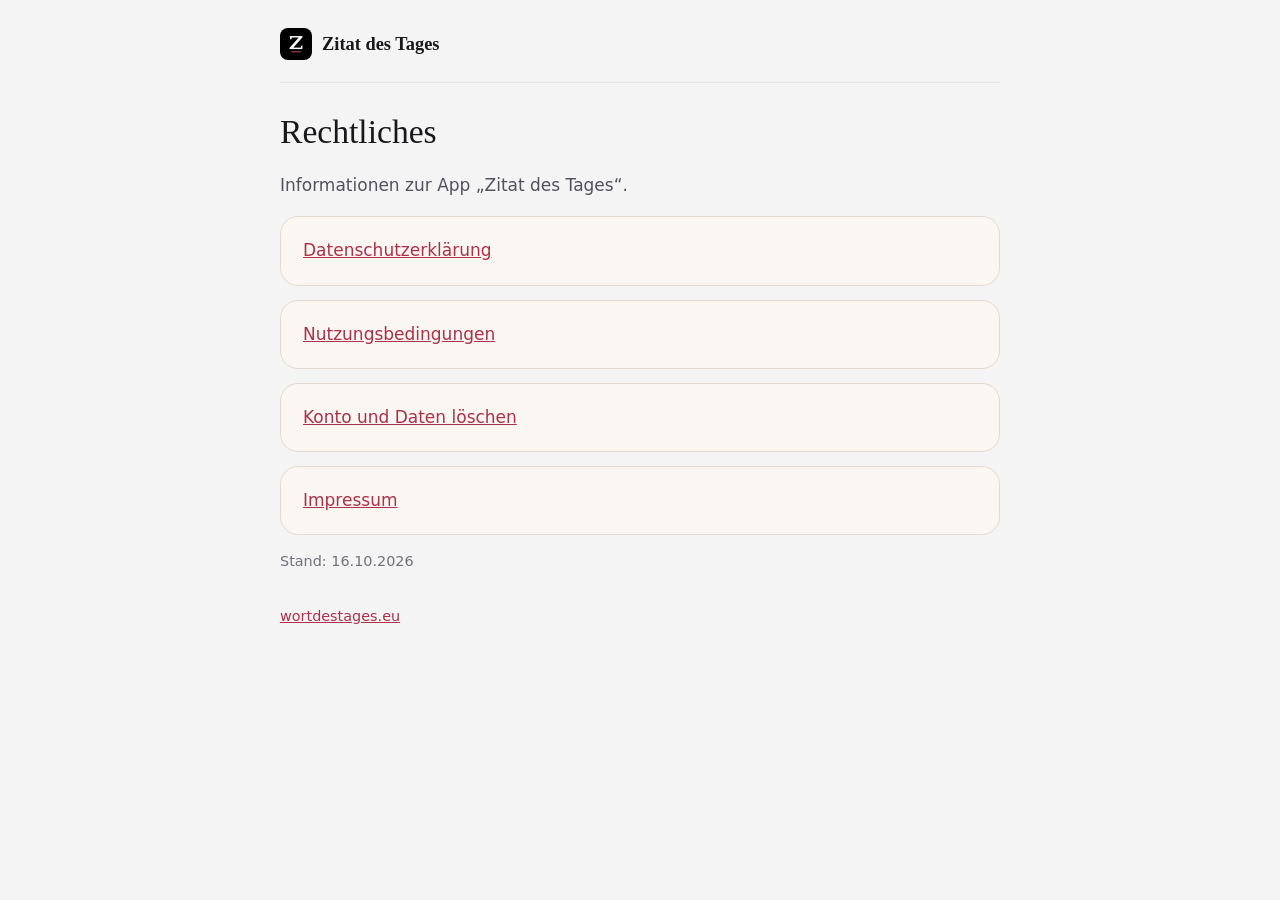
<file: index.html>
<!doctype html>
<html lang="de"><head><meta charset="utf-8"><meta name="viewport" content="width=device-width,initial-scale=1"><title>Rechtliches – Zitat des Tages</title><link rel="stylesheet" href="style.css"></head>
<body><main><a class="brand" href="index.html"><img src="zitat-icon.png" alt="">Zitat des Tages</a><h1>Rechtliches</h1>
<p>Informationen zur App „Zitat des Tages“.</p>
<div class="card"><a href="datenschutz.html">Datenschutzerklärung</a></div>
<div class="card"><a href="nutzungsbedingungen.html">Nutzungsbedingungen</a></div>
<div class="card"><a href="konto-loeschen.html">Konto und Daten löschen</a></div>
<div class="card"><a href="impressum.html">Impressum</a></div>
<p class="muted">Stand: 16.10.2026</p><p class="site"><a href="https://wortdestages.eu">wortdestages.eu</a></p></main></body></html>
</file>
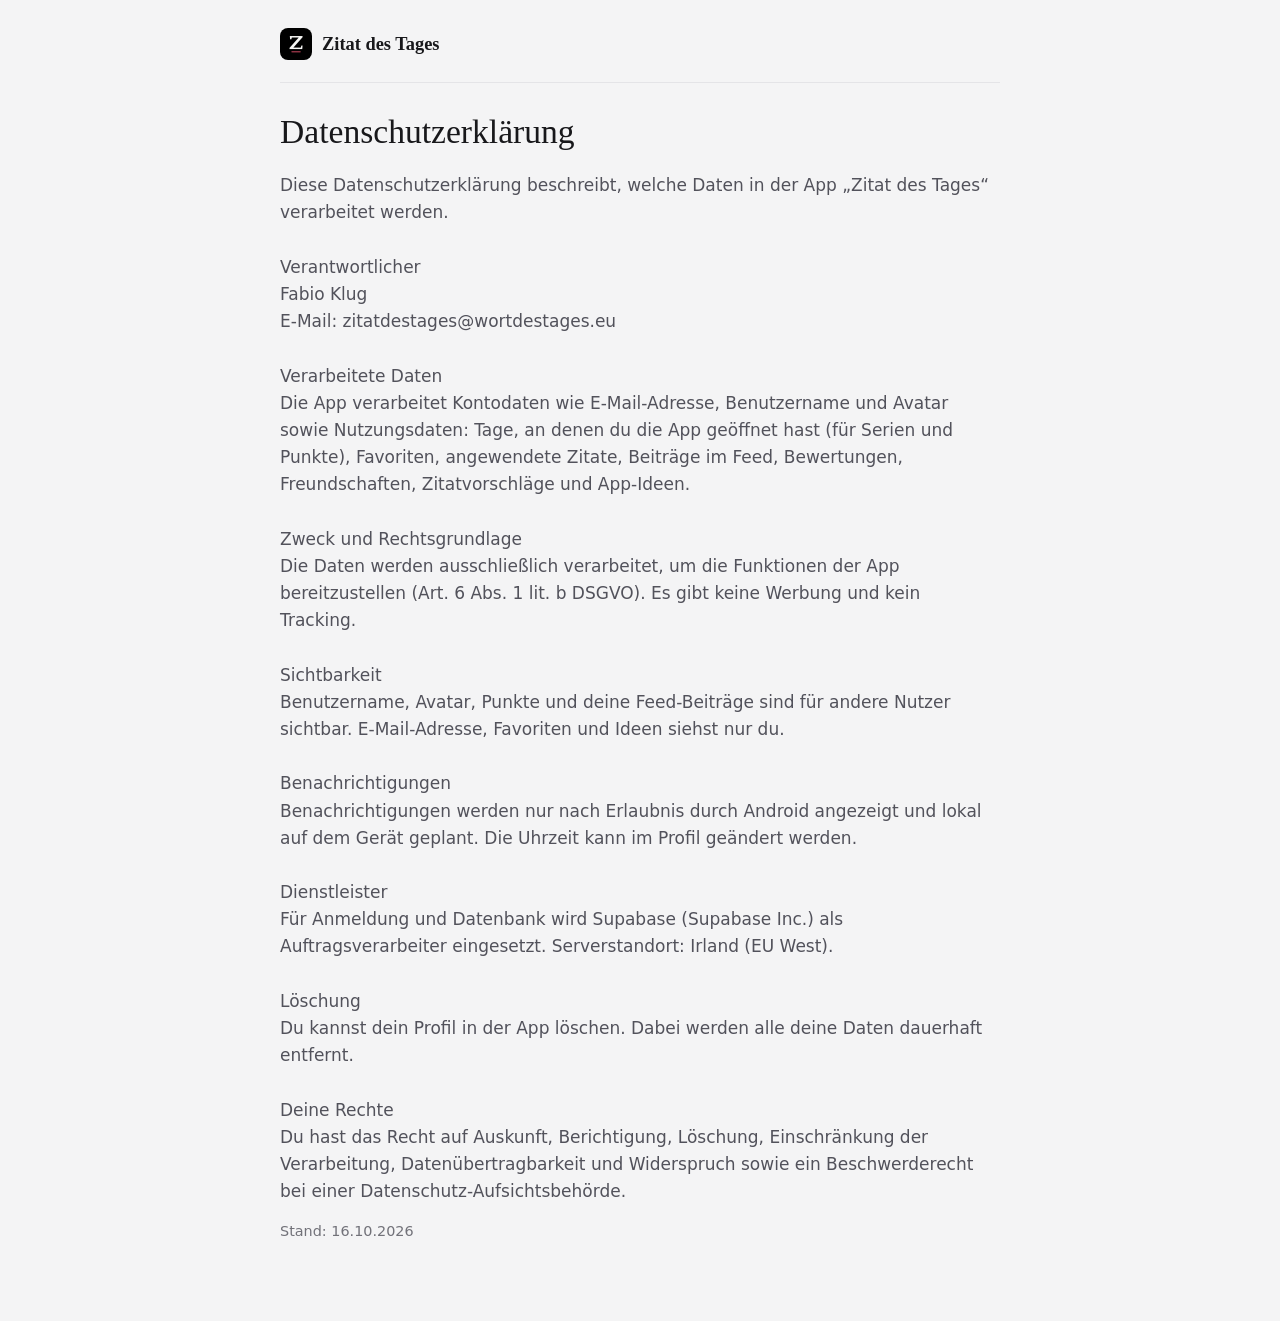
<file: datenschutz.html>
<!doctype html>
<html lang="de"><head><meta charset="utf-8"><meta name="viewport" content="width=device-width,initial-scale=1"><title>Datenschutzerkl&#228;rung – Zitat des Tages</title><link rel="stylesheet" href="style.css"></head>
<body><main><a class="brand" href="index.html"><img src="zitat-icon.png" alt="">Zitat des Tages</a><h1>Datenschutzerkl&#228;rung</h1>
<div class="text">Diese Datenschutzerkl&#228;rung beschreibt, welche Daten in der App „Zitat des Tages“ verarbeitet werden.

Verantwortlicher
Fabio Klug
E-Mail: zitatdestages@wortdestages.eu

Verarbeitete Daten
Die App verarbeitet Kontodaten wie E-Mail-Adresse, Benutzername und Avatar sowie Nutzungsdaten: Tage, an denen du die App ge&#246;ffnet hast (f&#252;r Serien und Punkte), Favoriten, angewendete Zitate, Beitr&#228;ge im Feed, Bewertungen, Freundschaften, Zitatvorschl&#228;ge und App-Ideen.

Zweck und Rechtsgrundlage
Die Daten werden ausschlie&#223;lich verarbeitet, um die Funktionen der App bereitzustellen (Art. 6 Abs. 1 lit. b DSGVO). Es gibt keine Werbung und kein Tracking.

Sichtbarkeit
Benutzername, Avatar, Punkte und deine Feed-Beitr&#228;ge sind f&#252;r andere Nutzer sichtbar. E-Mail-Adresse, Favoriten und Ideen siehst nur du.

Benachrichtigungen
Benachrichtigungen werden nur nach Erlaubnis durch Android angezeigt und lokal auf dem Ger&#228;t geplant. Die Uhrzeit kann im Profil ge&#228;ndert werden.

Dienstleister
F&#252;r Anmeldung und Datenbank wird Supabase (Supabase Inc.) als Auftragsverarbeiter eingesetzt. Serverstandort: Irland (EU West).

L&#246;schung
Du kannst dein Profil in der App l&#246;schen. Dabei werden alle deine Daten dauerhaft entfernt.

Deine Rechte
Du hast das Recht auf Auskunft, Berichtigung, L&#246;schung, Einschr&#228;nkung der Verarbeitung, Daten&#252;bertragbarkeit und Widerspruch sowie ein Beschwerderecht bei einer Datenschutz-Aufsichtsbeh&#246;rde.</div>
<p class="muted">Stand: 16.10.2026</p></main></body></html>
</file>
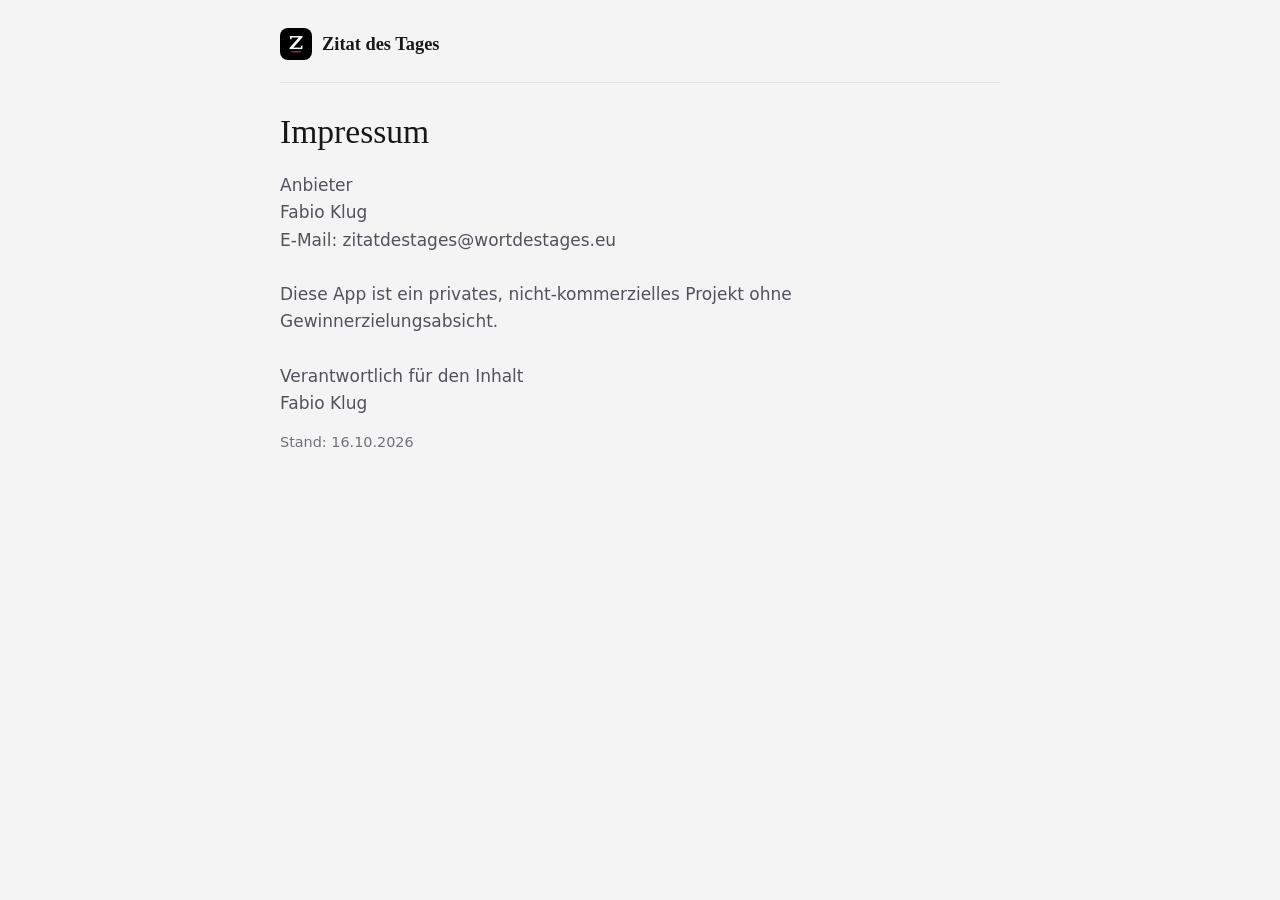
<file: impressum.html>
<!doctype html>
<html lang="de"><head><meta charset="utf-8"><meta name="viewport" content="width=device-width,initial-scale=1"><title>Impressum – Zitat des Tages</title><link rel="stylesheet" href="style.css"></head>
<body><main><a class="brand" href="index.html"><img src="zitat-icon.png" alt="">Zitat des Tages</a><h1>Impressum</h1>
<div class="text">Anbieter
Fabio Klug
E-Mail: zitatdestages@wortdestages.eu

Diese App ist ein privates, nicht-kommerzielles Projekt ohne Gewinnerzielungsabsicht.

Verantwortlich f&#252;r den Inhalt
Fabio Klug</div>
<p class="muted">Stand: 16.10.2026</p></main></body></html>
</file>
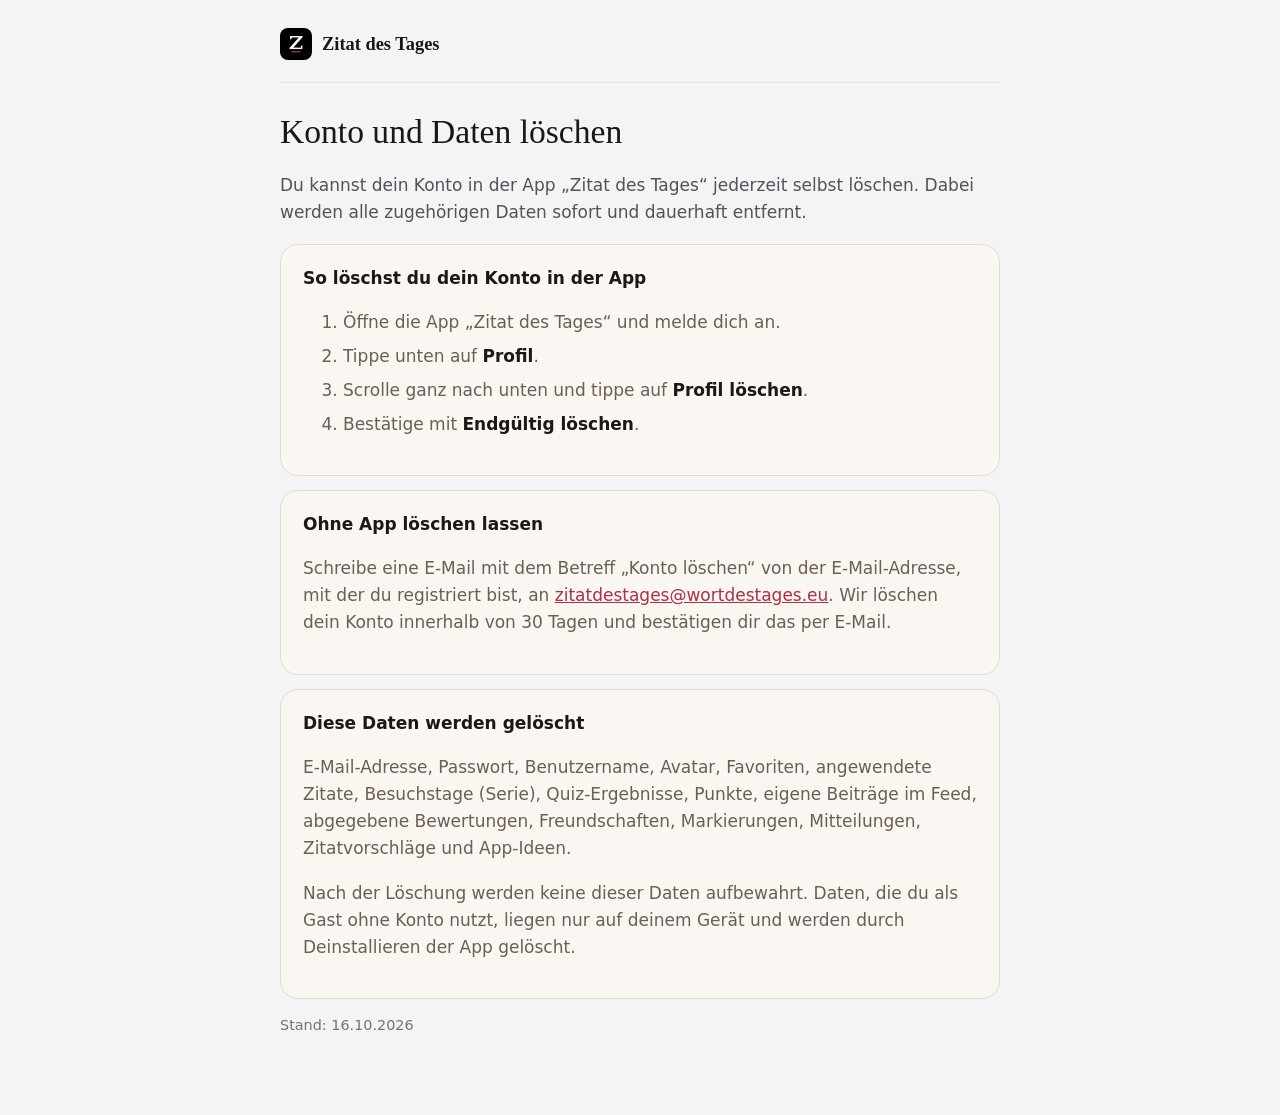
<file: konto-loeschen.html>
<!doctype html>
<html lang="de"><head><meta charset="utf-8"><meta name="viewport" content="width=device-width,initial-scale=1"><title>Konto und Daten löschen – Zitat des Tages</title><link rel="stylesheet" href="style.css"></head>
<body><main><a class="brand" href="index.html"><img src="zitat-icon.png" alt="">Zitat des Tages</a><h1>Konto und Daten löschen</h1>
<p>Du kannst dein Konto in der App „Zitat des Tages“ jederzeit selbst löschen. Dabei werden alle zugehörigen Daten sofort und dauerhaft entfernt.</p>
<div class="card"><strong>So löschst du dein Konto in der App</strong>
<ol><li>Öffne die App „Zitat des Tages“ und melde dich an.</li><li>Tippe unten auf <strong>Profil</strong>.</li><li>Scrolle ganz nach unten und tippe auf <strong>Profil löschen</strong>.</li><li>Bestätige mit <strong>Endgültig löschen</strong>.</li></ol></div>
<div class="card"><strong>Ohne App löschen lassen</strong>
<p>Schreibe eine E-Mail mit dem Betreff „Konto löschen“ von der E-Mail-Adresse, mit der du registriert bist, an <a href="mailto:zitatdestages@wortdestages.eu">zitatdestages@wortdestages.eu</a>. Wir löschen dein Konto innerhalb von 30 Tagen und bestätigen dir das per E-Mail.</p></div>
<div class="card"><strong>Diese Daten werden gelöscht</strong>
<p>E-Mail-Adresse, Passwort, Benutzername, Avatar, Favoriten, angewendete Zitate, Besuchstage (Serie), Quiz-Ergebnisse, Punkte, eigene Beiträge im Feed, abgegebene Bewertungen, Freundschaften, Markierungen, Mitteilungen, Zitatvorschläge und App-Ideen.</p>
<p>Nach der Löschung werden keine dieser Daten aufbewahrt. Daten, die du als Gast ohne Konto nutzt, liegen nur auf deinem Gerät und werden durch Deinstallieren der App gelöscht.</p></div>
<p class="muted">Stand: 16.10.2026</p></main></body></html>
</file>
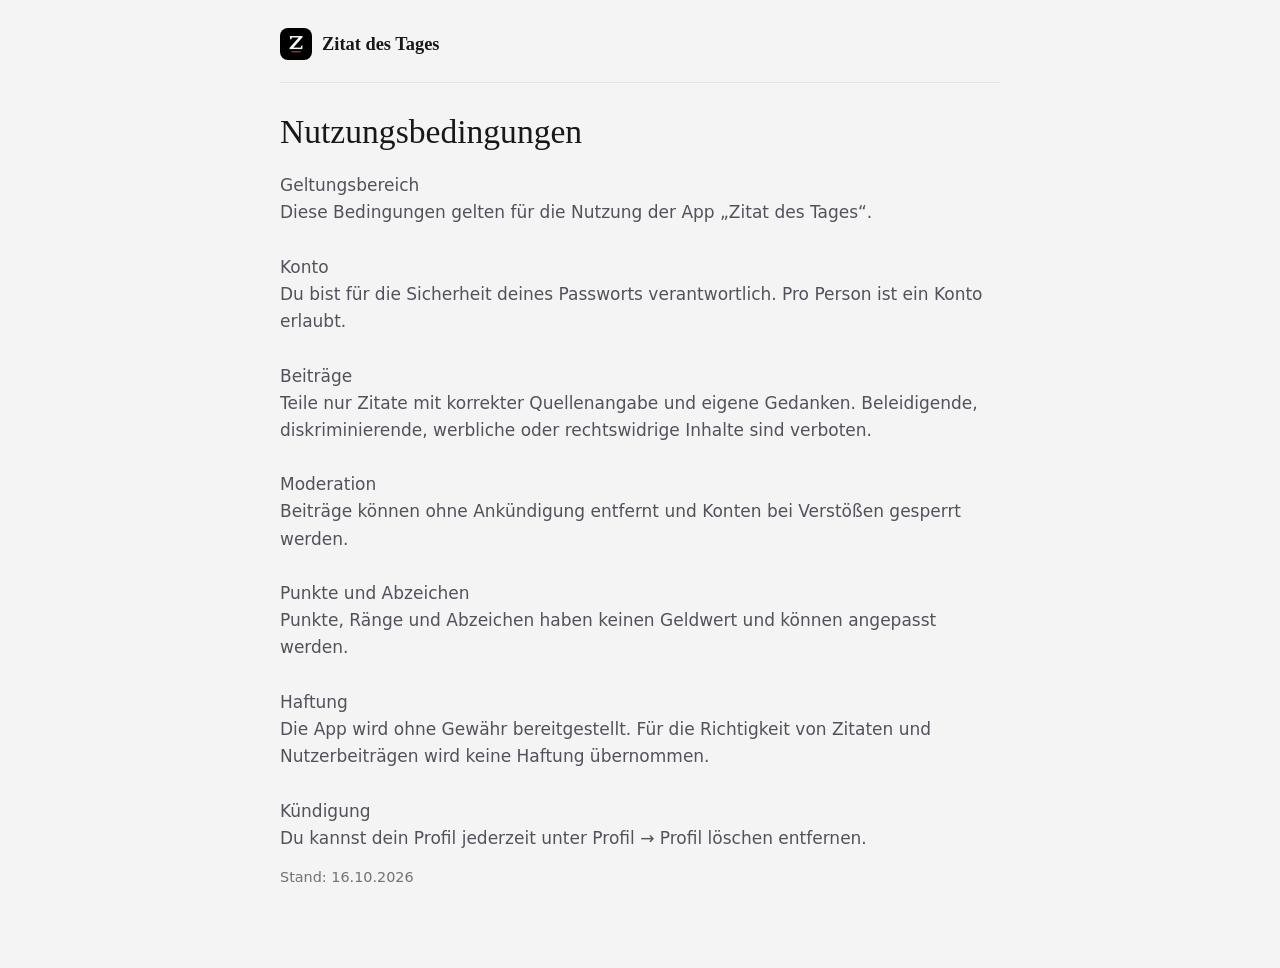
<file: nutzungsbedingungen.html>
<!doctype html>
<html lang="de"><head><meta charset="utf-8"><meta name="viewport" content="width=device-width,initial-scale=1"><title>Nutzungsbedingungen – Zitat des Tages</title><link rel="stylesheet" href="style.css"></head>
<body><main><a class="brand" href="index.html"><img src="zitat-icon.png" alt="">Zitat des Tages</a><h1>Nutzungsbedingungen</h1>
<div class="text">Geltungsbereich
Diese Bedingungen gelten f&#252;r die Nutzung der App „Zitat des Tages“.

Konto
Du bist f&#252;r die Sicherheit deines Passworts verantwortlich. Pro Person ist ein Konto erlaubt.

Beitr&#228;ge
Teile nur Zitate mit korrekter Quellenangabe und eigene Gedanken. Beleidigende, diskriminierende, werbliche oder rechtswidrige Inhalte sind verboten.

Moderation
Beitr&#228;ge k&#246;nnen ohne Ank&#252;ndigung entfernt und Konten bei Verst&#246;&#223;en gesperrt werden.

Punkte und Abzeichen
Punkte, R&#228;nge und Abzeichen haben keinen Geldwert und k&#246;nnen angepasst werden.

Haftung
Die App wird ohne Gew&#228;hr bereitgestellt. F&#252;r die Richtigkeit von Zitaten und Nutzerbeitr&#228;gen wird keine Haftung &#252;bernommen.

K&#252;ndigung
Du kannst dein Profil jederzeit unter Profil → Profil l&#246;schen entfernen.</div>
<p class="muted">Stand: 16.10.2026</p></main></body></html>
</file>
<file: style.css>
/* Wie wortdestages.eu: neutraler Hintergrund, Zitat-Karten hell mit Weinrot (Heute-Karte der App) */
:root{--bg:#0c0c0d;--line:#26262a;--text:#f4f4f5;--soft:#a1a1aa;--card:#faf6f1;--card-text:#1e1814;--card-soft:#6b5f55;--card-line:#e4dad0;--accent:#ae3049;--accent-bright:#e07a8c;color-scheme:dark}
@media (prefers-color-scheme:light){:root{--bg:#f4f4f5;--line:#e4e4e7;--text:#18181b;--soft:#52525b;--accent-bright:#ae3049;color-scheme:light}}
*{box-sizing:border-box}
body{margin:0;background:var(--bg);color:var(--text);font:17px/1.6 system-ui,-apple-system,"Segoe UI",Roboto,sans-serif;padding:0 20px}
main{max-width:720px;margin:0 auto;padding:28px 0 64px}
a{color:var(--accent-bright)}
.brand{display:inline-flex;align-items:center;gap:10px;color:var(--text);font:600 1.15rem/1 "Iowan Old Style","Palatino Linotype",Palatino,Georgia,serif;text-decoration:none;padding-bottom:22px;margin-bottom:22px;border-bottom:1px solid var(--line);width:100%}
.brand img{width:32px;height:32px;border-radius:8px}
h1{font:400 2.1rem/1.2 "Iowan Old Style","Palatino Linotype",Palatino,Georgia,serif;margin:.2em 0 .6em}
.text{white-space:pre-line;color:var(--soft)}
p{color:var(--soft)}
.muted{color:var(--soft);font-size:.9rem;opacity:.8}
.card{background:var(--card);color:var(--card-text);border:1px solid var(--card-line);border-radius:18px;padding:20px 22px;margin:14px 0}
.card p,.card li{color:var(--card-soft)}
.card a{color:var(--accent)}
.card strong{color:var(--card-text)}
ol li{margin:.4em 0}
.site{margin-top:32px;font-size:.9rem}
</file>
